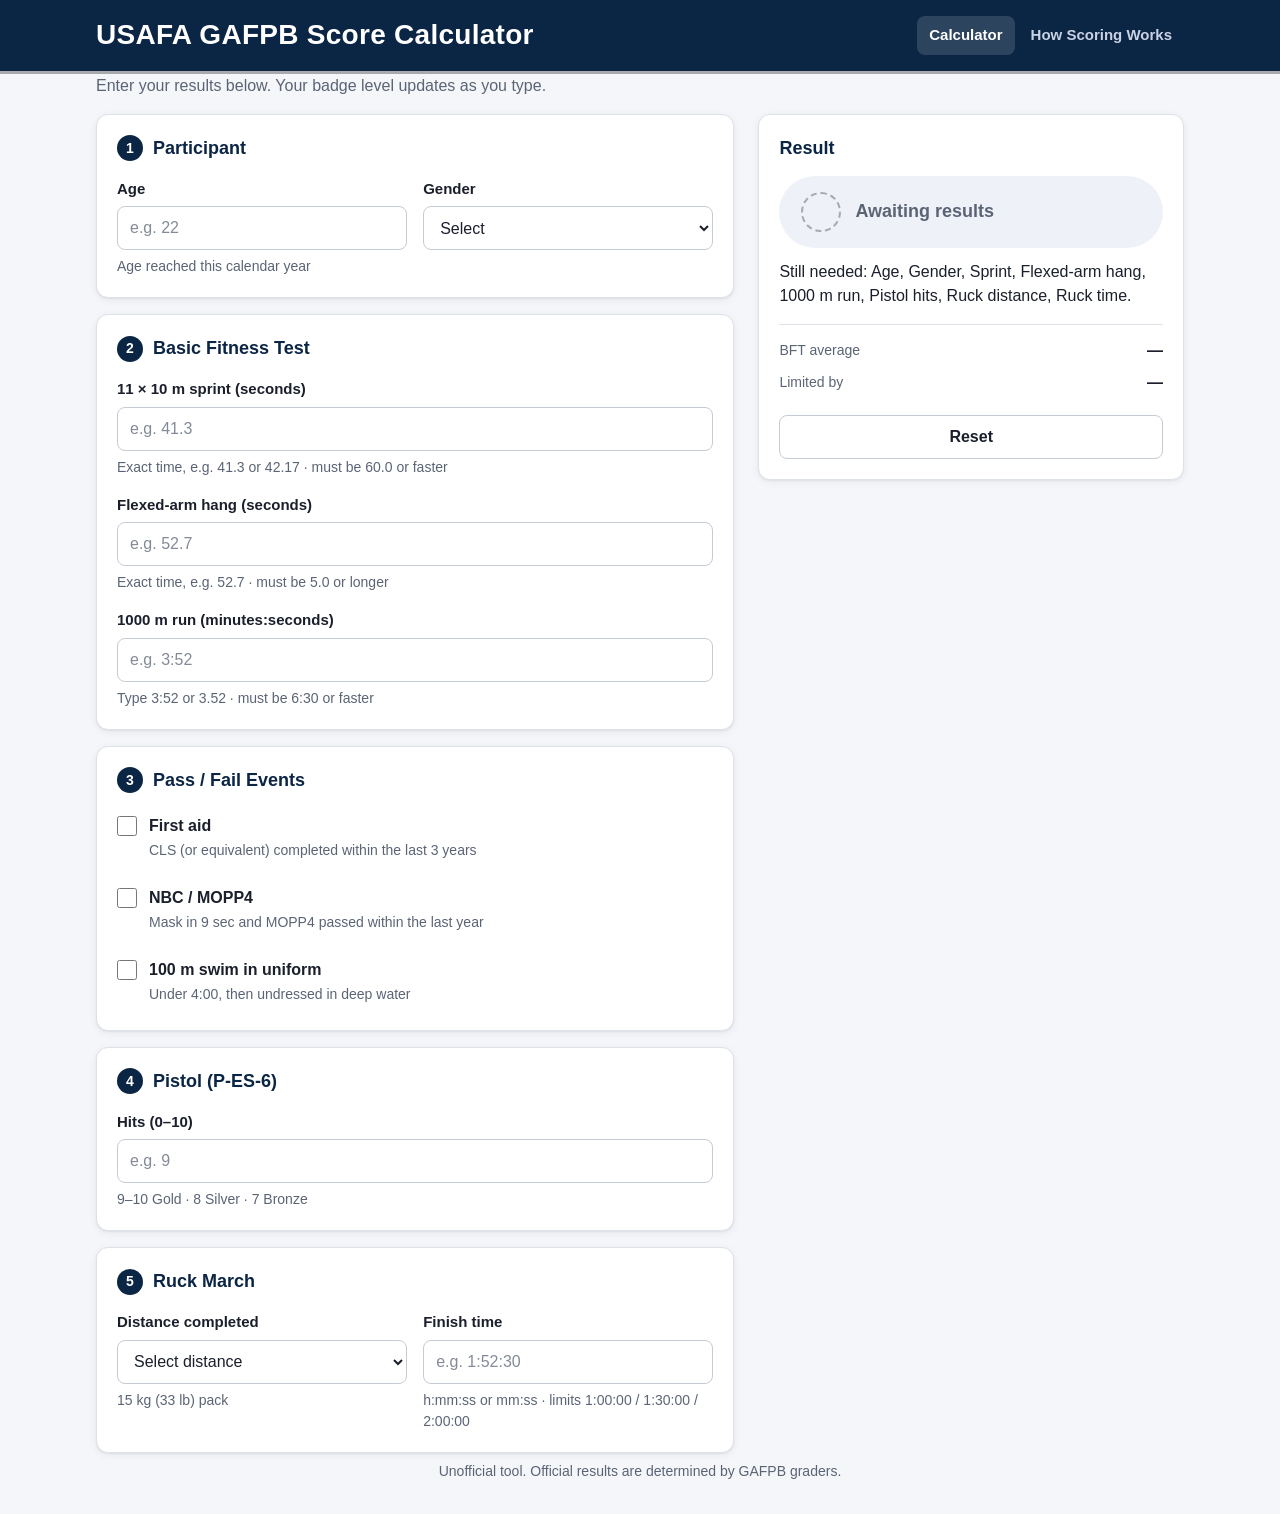
<file: index.html>
<!doctype html>
<html lang="en">
<head>
  <meta charset="utf-8">
  <meta name="viewport" content="width=device-width, initial-scale=1">
  <title>USAFA GAFPB Score Calculator</title>
  <meta name="description" content="Calculate your German Armed Forces Proficiency Badge result: Gold, Silver, Bronze, or No Badge.">
  <link rel="stylesheet" href="style.css">
  <script src="calculator.js?v=3" defer></script>
</head>
<body>
  <header class="site-header">
    <div class="wrap header-inner">
      <a class="brand" href="index.html">USAFA GAFPB Score Calculator</a>
      <nav class="site-nav" aria-label="Main">
        <a href="index.html" aria-current="page">Calculator</a>
        <a href="scoring.html">How Scoring Works</a>
      </nav>
    </div>
  </header>

  <main class="wrap">
    <p class="intro">Enter your results below. Your badge level updates as you type.</p>

    <div class="layout">
      <form id="calc" novalidate autocomplete="off">

        <!-- 1. Participant -->
        <section class="card" aria-labelledby="h-participant">
          <h2 id="h-participant"><span class="step" aria-hidden="true">1</span>Participant</h2>
          <div class="grid-2">
            <div class="field">
              <label for="age">Age</label>
              <input id="age" type="text" inputmode="numeric" pattern="[0-9]*" maxlength="2" placeholder="e.g. 22" aria-describedby="age-help age-msg">
              <p class="help" id="age-help">Age reached this calendar year</p>
              <p class="msg" id="age-msg"></p>
            </div>
            <div class="field">
              <label for="gender">Gender</label>
              <select id="gender" aria-describedby="gender-msg">
                <option value="">Select</option>
                <option value="M">Male</option>
                <option value="F">Female</option>
              </select>
              <p class="msg" id="gender-msg"></p>
            </div>
          </div>
        </section>

        <!-- 2. Basic Fitness Test -->
        <section class="card" aria-labelledby="h-bft">
          <h2 id="h-bft"><span class="step" aria-hidden="true">2</span>Basic Fitness Test</h2>
          <div class="stack">
            <div class="field">
              <label for="sprint">11 × 10 m sprint (seconds)</label>
              <input id="sprint" type="text" inputmode="decimal" placeholder="e.g. 41.3" aria-describedby="sprint-help sprint-msg">
              <p class="help" id="sprint-help">Exact time, e.g. 41.3 or 42.17 · must be 60.0 or faster</p>
              <p class="msg" id="sprint-msg"></p>
            </div>
            <div class="field">
              <label for="hang">Flexed-arm hang (seconds)</label>
              <input id="hang" type="text" inputmode="decimal" placeholder="e.g. 52.7" aria-describedby="hang-help hang-msg">
              <p class="help" id="hang-help">Exact time, e.g. 52.7 · must be 5.0 or longer</p>
              <p class="msg" id="hang-msg"></p>
            </div>
            <div class="field">
              <label for="run">1000 m run (minutes:seconds)</label>
              <input id="run" type="text" inputmode="decimal" placeholder="e.g. 3:52" aria-describedby="run-help run-msg">
              <p class="help" id="run-help">Type 3:52 or 3.52 · must be 6:30 or faster</p>
              <p class="msg" id="run-msg"></p>
            </div>
          </div>
        </section>

        <!-- 3. Pass / Fail -->
        <section class="card" aria-labelledby="h-pf">
          <h2 id="h-pf"><span class="step" aria-hidden="true">3</span>Pass / Fail Events</h2>
          <div class="checks">
            <label class="check">
              <input id="firstAid" type="checkbox">
              <span><span class="check-title">First aid</span><span class="help">CLS (or equivalent) completed within the last 3 years</span></span>
            </label>
            <label class="check">
              <input id="nbc" type="checkbox">
              <span><span class="check-title">NBC / MOPP4</span><span class="help">Mask in 9 sec and MOPP4 passed within the last year</span></span>
            </label>
            <label class="check">
              <input id="swim" type="checkbox">
              <span><span class="check-title">100 m swim in uniform</span><span class="help">Under 4:00, then undressed in deep water</span></span>
            </label>
          </div>
        </section>

        <!-- 4. Pistol -->
        <section class="card" aria-labelledby="h-pistol">
          <h2 id="h-pistol"><span class="step" aria-hidden="true">4</span>Pistol (P-ES-6)</h2>
          <div class="field">
            <label for="pistol">Hits (0–10)</label>
            <input id="pistol" type="text" inputmode="numeric" pattern="[0-9]*" maxlength="2" placeholder="e.g. 9" aria-describedby="pistol-help pistol-msg">
            <p class="help" id="pistol-help">9–10 Gold · 8 Silver · 7 Bronze</p>
            <p class="msg" id="pistol-msg"></p>
          </div>
        </section>

        <!-- 5. Ruck -->
        <section class="card" aria-labelledby="h-ruck">
          <h2 id="h-ruck"><span class="step" aria-hidden="true">5</span>Ruck March</h2>
          <div class="grid-2">
            <div class="field">
              <label for="ruckDist">Distance completed</label>
              <select id="ruckDist" aria-describedby="ruckDist-help ruckDist-msg">
                <option value="">Select distance</option>
                <option value="6">6 km (3.73 mi) · Bronze</option>
                <option value="9">9 km (5.6 mi) · Silver</option>
                <option value="12">12 km (7.46 mi) · Gold</option>
              </select>
              <p class="help" id="ruckDist-help">15 kg (33 lb) pack</p>
              <p class="msg" id="ruckDist-msg"></p>
            </div>
            <div class="field">
              <label for="ruckTime">Finish time</label>
              <input id="ruckTime" type="text" inputmode="decimal" placeholder="e.g. 1:52:30" aria-describedby="ruckTime-help ruckTime-msg">
              <p class="help" id="ruckTime-help">h:mm:ss or mm:ss · limits 1:00:00 / 1:30:00 / 2:00:00</p>
              <p class="msg" id="ruckTime-msg"></p>
            </div>
          </div>
        </section>
      </form>

      <!-- Results -->
      <aside class="results" id="results" aria-labelledby="results-title">
        <div class="card result-card">
          <h2 id="results-title">Result</h2>
          <div id="badge" class="badge pending" role="status" aria-live="polite">
            <span class="medal" aria-hidden="true"></span>
            <span id="badge-text">Awaiting results</span>
          </div>
          <p id="summary" class="summary">Enter all events to see your result.</p>

          <dl class="stats">
            <dt>BFT average</dt><dd id="stat-avg">—</dd>
            <dt>Limited by</dt><dd id="stat-limit">—</dd>
          </dl>

          <h3 id="breakdown-title" class="breakdown-title" hidden>Event breakdown</h3>
          <ul id="breakdown" class="breakdown"></ul>

          <button type="button" id="reset" class="btn btn-secondary">Reset</button>
        </div>
      </aside>
    </div>
  </main>

  <footer class="site-footer">
    <div class="wrap">Unofficial tool. Official results are determined by GAFPB graders.</div>
  </footer>

  <button type="button" id="chip" class="chip" data-level="pending" aria-label="Jump to result">
    <span class="chip-label">Result</span>
    <span id="chip-text" class="chip-text">Awaiting results</span>
  </button>
</body>
</html>
</file>
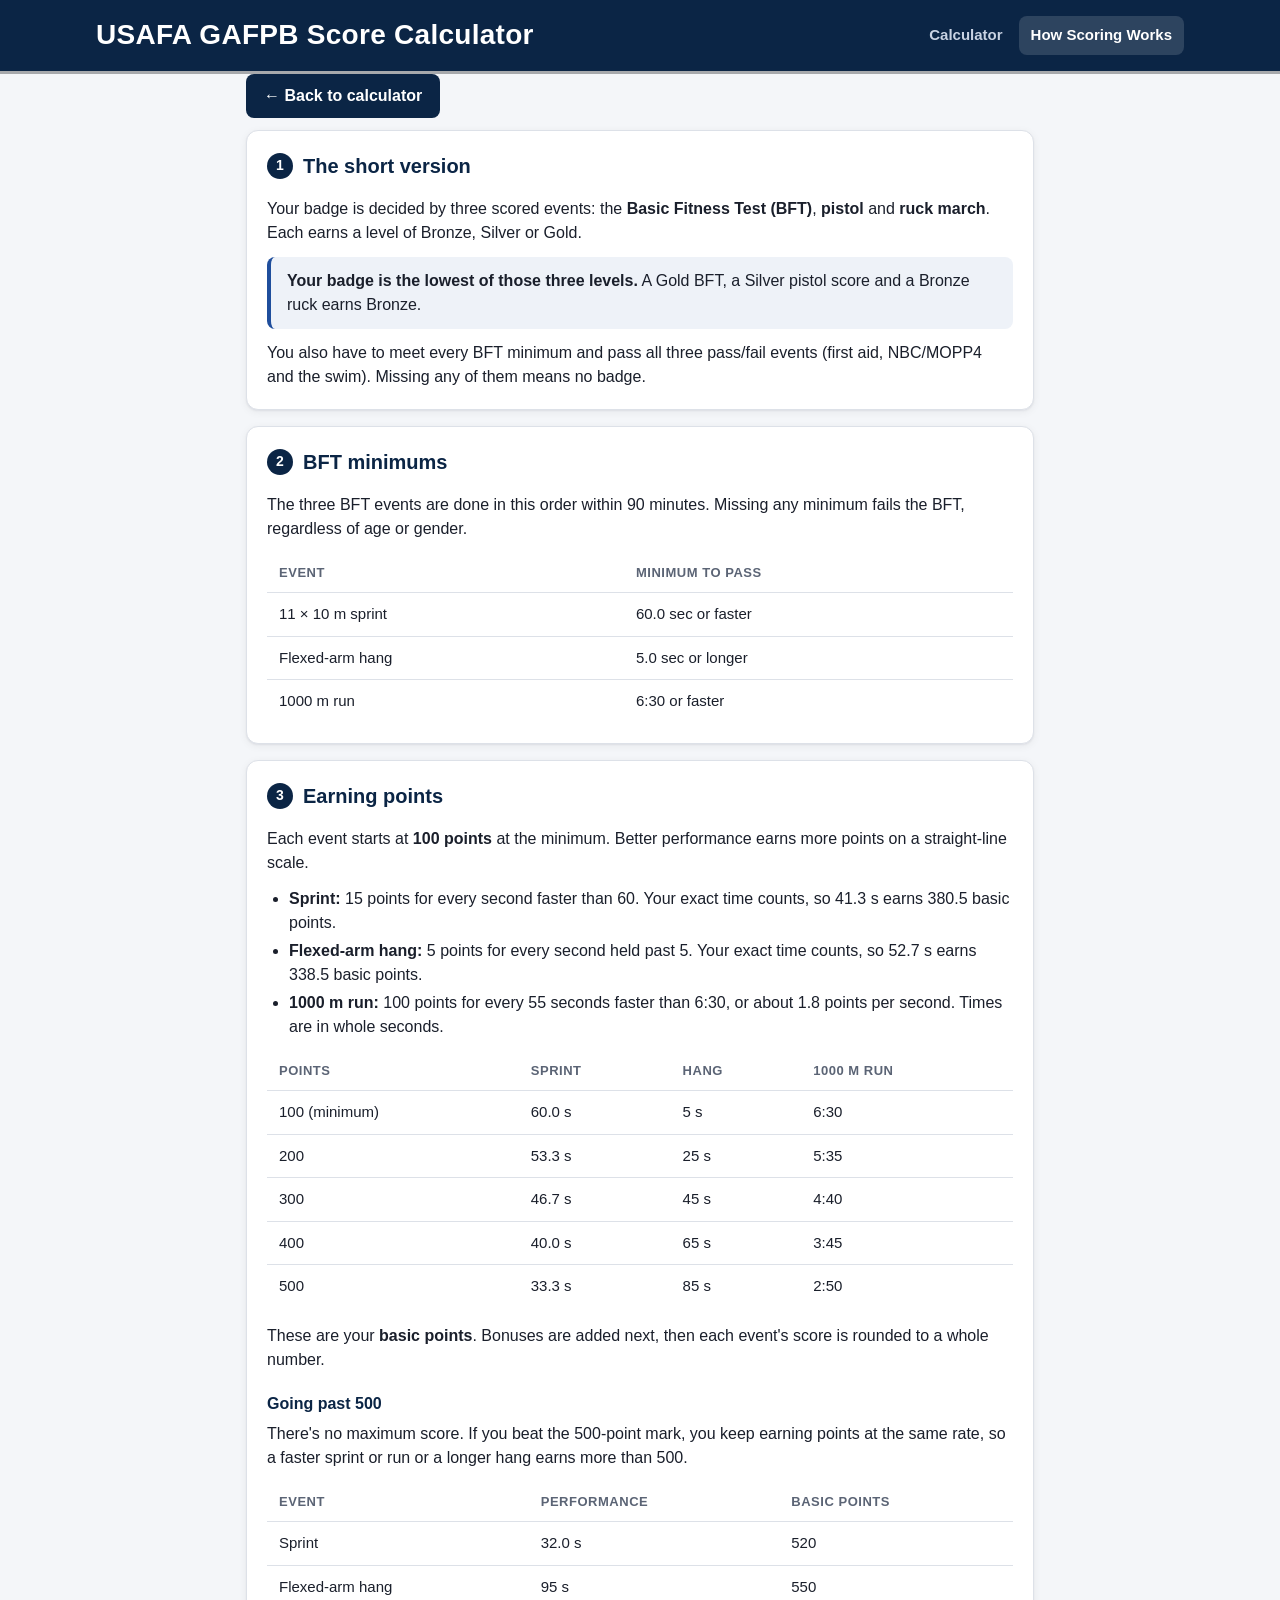
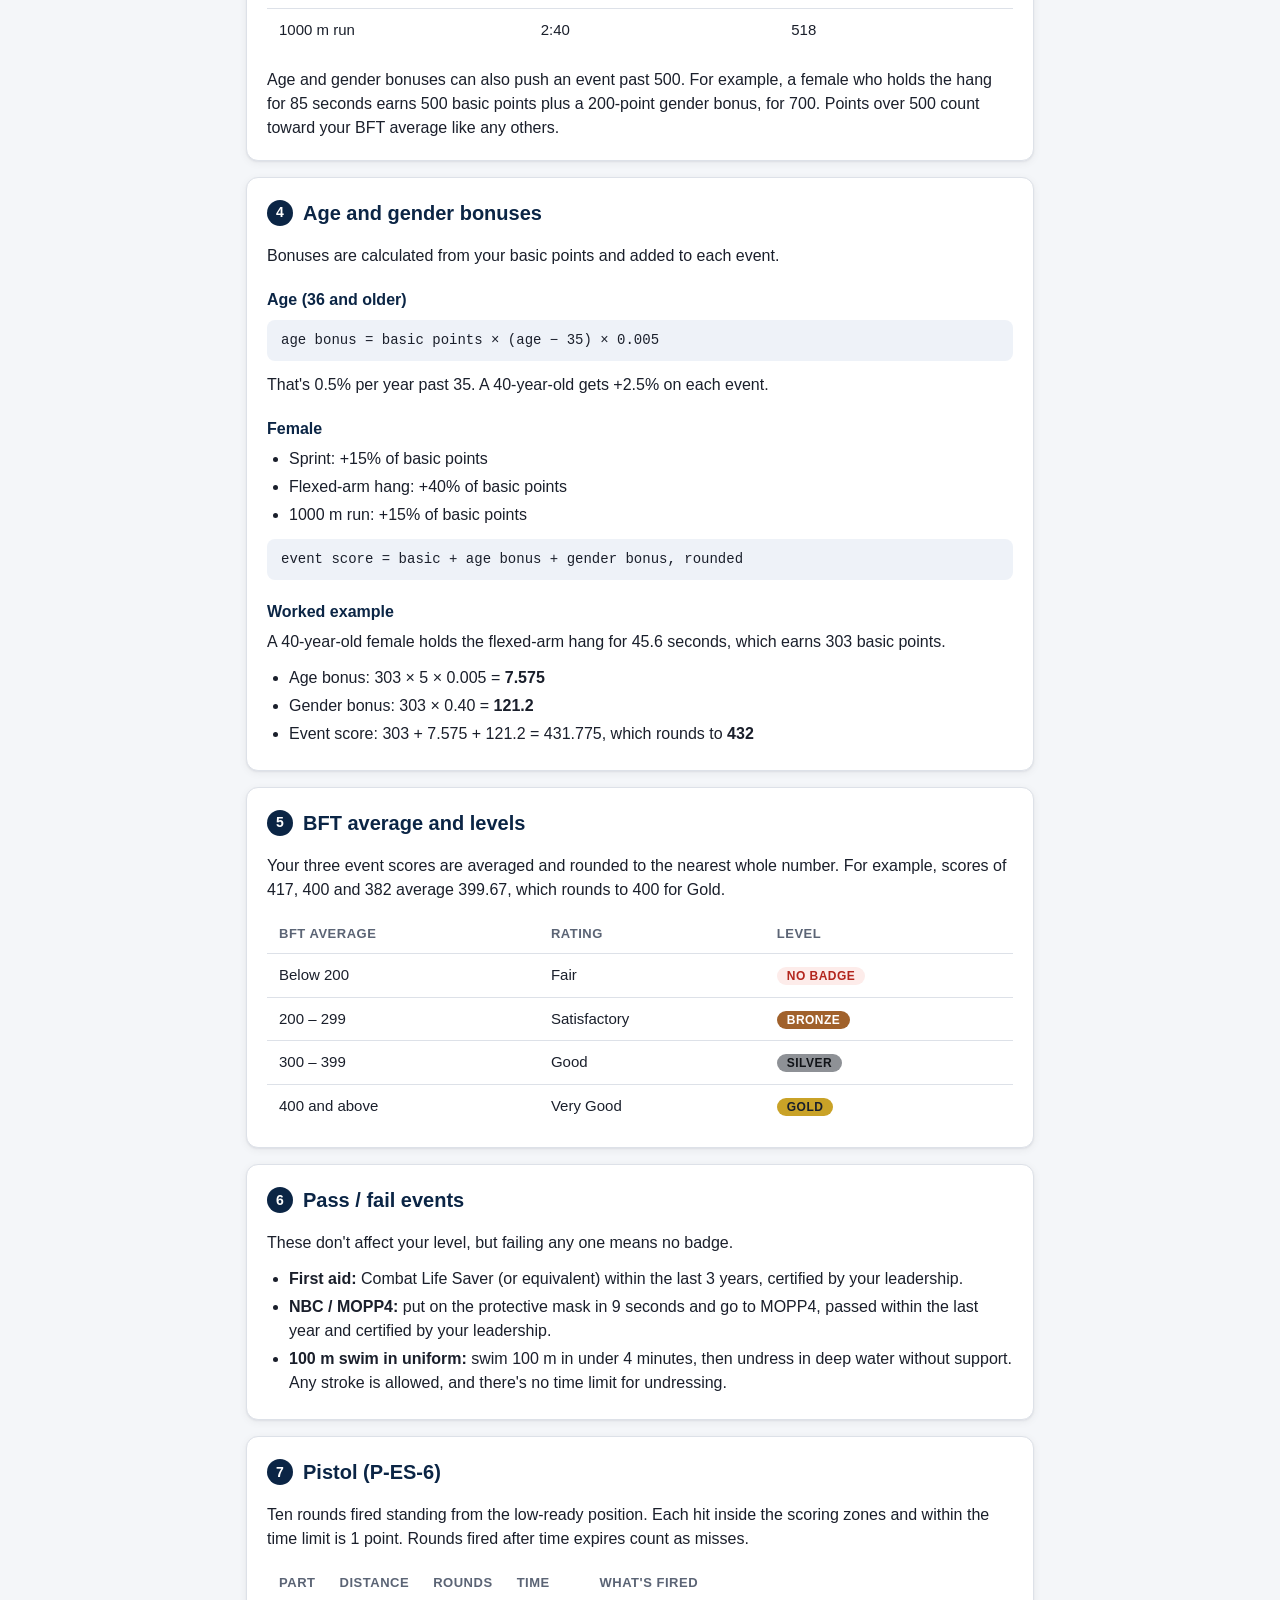
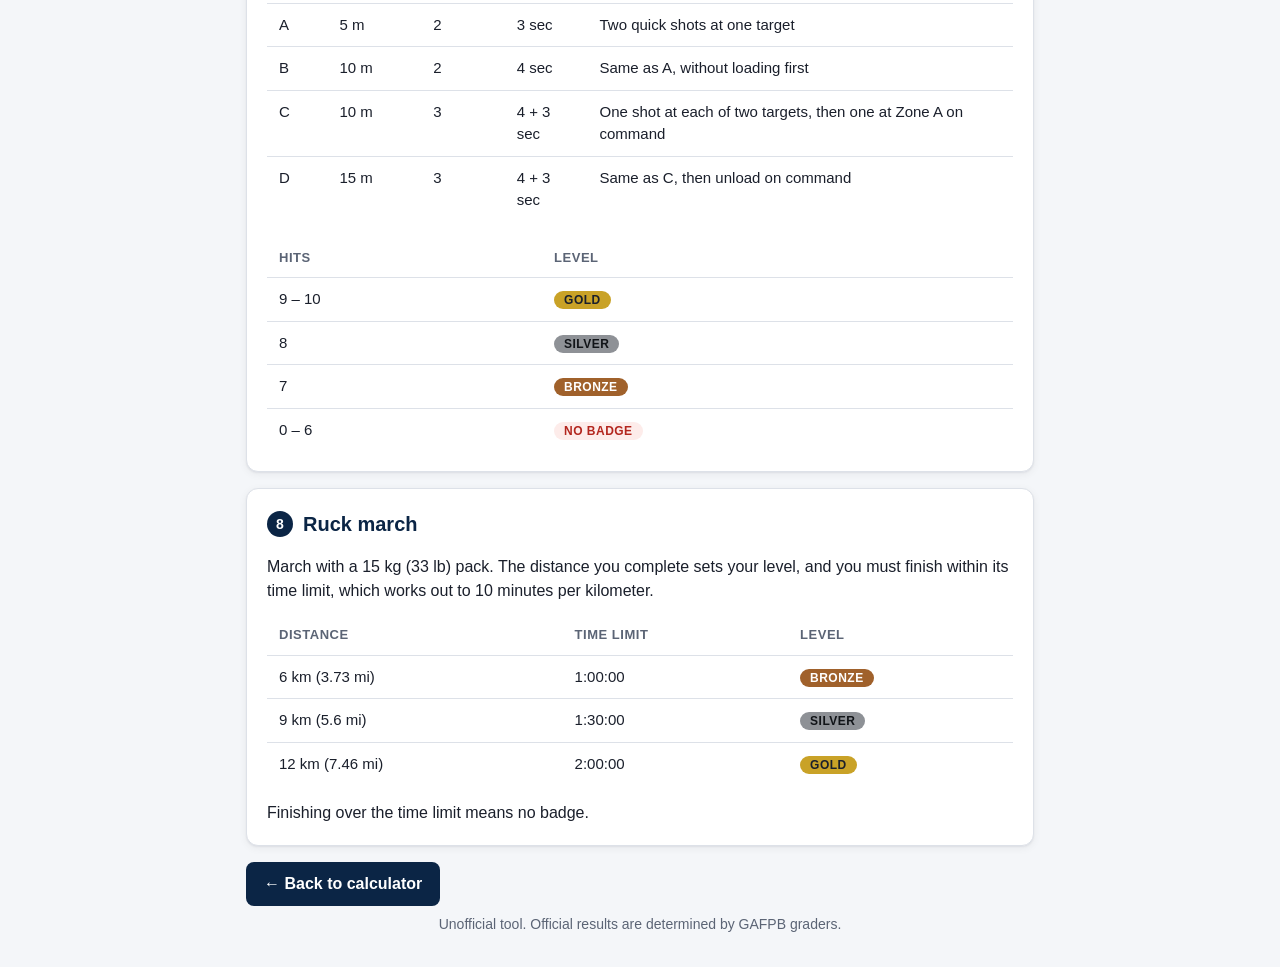
<file: scoring.html>
<!doctype html>
<html lang="en">
<head>
  <meta charset="utf-8">
  <meta name="viewport" content="width=device-width, initial-scale=1">
  <title>How GAFPB Scoring Works</title>
  <meta name="description" content="How the German Armed Forces Proficiency Badge is scored.">
  <link rel="stylesheet" href="style.css">
</head>
<body>
  <header class="site-header">
    <div class="wrap header-inner">
      <a class="brand" href="index.html">USAFA GAFPB Score Calculator</a>
      <nav class="site-nav" aria-label="Main">
        <a href="index.html">Calculator</a>
        <a href="scoring.html" aria-current="page">How Scoring Works</a>
      </nav>
    </div>
  </header>

  <main class="wrap doc">
    <p class="doc-actions"><a class="btn btn-primary" href="index.html">← Back to calculator</a></p>

    <!-- 1 -->
    <section class="card">
      <h2><span class="step" aria-hidden="true">1</span>The short version</h2>
      <p>Your badge is decided by three scored events: the <strong>Basic Fitness Test (BFT)</strong>, <strong>pistol</strong> and <strong>ruck march</strong>. Each earns a level of Bronze, Silver or Gold.</p>
      <div class="callout"><strong>Your badge is the lowest of those three levels.</strong> A Gold BFT, a Silver pistol score and a Bronze ruck earns Bronze.</div>
      <p>You also have to meet every BFT minimum and pass all three pass/fail events (first aid, NBC/MOPP4 and the swim). Missing any of them means no badge.</p>
    </section>

    <!-- 2 -->
    <section class="card">
      <h2><span class="step" aria-hidden="true">2</span>BFT minimums</h2>
      <p>The three BFT events are done in this order within 90 minutes. Missing any minimum fails the BFT, regardless of age or gender.</p>
      <div class="table-wrap">
        <table>
          <thead><tr><th>Event</th><th>Minimum to pass</th></tr></thead>
          <tbody>
            <tr><td>11 × 10 m sprint</td><td>60.0 sec or faster</td></tr>
            <tr><td>Flexed-arm hang</td><td>5.0 sec or longer</td></tr>
            <tr><td>1000 m run</td><td>6:30 or faster</td></tr>
          </tbody>
        </table>
      </div>
    </section>

    <!-- 3 -->
    <section class="card">
      <h2><span class="step" aria-hidden="true">3</span>Earning points</h2>
      <p>Each event starts at <strong>100 points</strong> at the minimum. Better performance earns more points on a straight-line scale.</p>
      <ul>
        <li><strong>Sprint:</strong> 15 points for every second faster than 60. Your exact time counts, so 41.3 s earns 380.5 basic points.</li>
        <li><strong>Flexed-arm hang:</strong> 5 points for every second held past 5. Your exact time counts, so 52.7 s earns 338.5 basic points.</li>
        <li><strong>1000 m run:</strong> 100 points for every 55 seconds faster than 6:30, or about 1.8 points per second. Times are in whole seconds.</li>
      </ul>
      <div class="table-wrap">
        <table>
          <thead><tr><th>Points</th><th>Sprint</th><th>Hang</th><th>1000 m run</th></tr></thead>
          <tbody>
            <tr><td>100 (minimum)</td><td>60.0 s</td><td>5 s</td><td>6:30</td></tr>
            <tr><td>200</td><td>53.3 s</td><td>25 s</td><td>5:35</td></tr>
            <tr><td>300</td><td>46.7 s</td><td>45 s</td><td>4:40</td></tr>
            <tr><td>400</td><td>40.0 s</td><td>65 s</td><td>3:45</td></tr>
            <tr><td>500</td><td>33.3 s</td><td>85 s</td><td>2:50</td></tr>
          </tbody>
        </table>
      </div>
      <p>These are your <strong>basic points</strong>. Bonuses are added next, then each event's score is rounded to a whole number.</p>
      <h3>Going past 500</h3>
      <p>There's no maximum score. If you beat the 500-point mark, you keep earning points at the same rate, so a faster sprint or run or a longer hang earns more than 500.</p>
      <div class="table-wrap">
        <table>
          <thead><tr><th>Event</th><th>Performance</th><th>Basic points</th></tr></thead>
          <tbody>
            <tr><td>Sprint</td><td>32.0 s</td><td>520</td></tr>
            <tr><td>Flexed-arm hang</td><td>95 s</td><td>550</td></tr>
            <tr><td>1000 m run</td><td>2:40</td><td>518</td></tr>
          </tbody>
        </table>
      </div>
      <p>Age and gender bonuses can also push an event past 500. For example, a female who holds the hang for 85 seconds earns 500 basic points plus a 200-point gender bonus, for 700. Points over 500 count toward your BFT average like any others.</p>
    </section>

    <!-- 4 -->
    <section class="card">
      <h2><span class="step" aria-hidden="true">4</span>Age and gender bonuses</h2>
      <p>Bonuses are calculated from your basic points and added to each event.</p>
      <h3>Age (36 and older)</h3>
      <code class="formula">age bonus = basic points × (age − 35) × 0.005</code>
      <p>That's 0.5% per year past 35. A 40-year-old gets +2.5% on each event.</p>
      <h3>Female</h3>
      <ul>
        <li>Sprint: +15% of basic points</li>
        <li>Flexed-arm hang: +40% of basic points</li>
        <li>1000 m run: +15% of basic points</li>
      </ul>
      <code class="formula">event score = basic + age bonus + gender bonus, rounded</code>
      <h3>Worked example</h3>
      <p>A 40-year-old female holds the flexed-arm hang for 45.6 seconds, which earns 303 basic points.</p>
      <ul>
        <li>Age bonus: 303 × 5 × 0.005 = <strong>7.575</strong></li>
        <li>Gender bonus: 303 × 0.40 = <strong>121.2</strong></li>
        <li>Event score: 303 + 7.575 + 121.2 = 431.775, which rounds to <strong>432</strong></li>
      </ul>
    </section>

    <!-- 5 -->
    <section class="card">
      <h2><span class="step" aria-hidden="true">5</span>BFT average and levels</h2>
      <p>Your three event scores are averaged and rounded to the nearest whole number. For example, scores of 417, 400 and 382 average 399.67, which rounds to 400 for Gold.</p>
      <div class="table-wrap">
        <table>
          <thead><tr><th>BFT average</th><th>Rating</th><th>Level</th></tr></thead>
          <tbody>
            <tr><td>Below 200</td><td>Fair</td><td><span class="tag tag-fail">No Badge</span></td></tr>
            <tr><td>200 – 299</td><td>Satisfactory</td><td><span class="tag tag-1">Bronze</span></td></tr>
            <tr><td>300 – 399</td><td>Good</td><td><span class="tag tag-2">Silver</span></td></tr>
            <tr><td>400 and above</td><td>Very Good</td><td><span class="tag tag-3">Gold</span></td></tr>
          </tbody>
        </table>
      </div>
    </section>

    <!-- 6 -->
    <section class="card">
      <h2><span class="step" aria-hidden="true">6</span>Pass / fail events</h2>
      <p>These don't affect your level, but failing any one means no badge.</p>
      <ul>
        <li><strong>First aid:</strong> Combat Life Saver (or equivalent) within the last 3 years, certified by your leadership.</li>
        <li><strong>NBC / MOPP4:</strong> put on the protective mask in 9 seconds and go to MOPP4, passed within the last year and certified by your leadership.</li>
        <li><strong>100 m swim in uniform:</strong> swim 100 m in under 4 minutes, then undress in deep water without support. Any stroke is allowed, and there's no time limit for undressing.</li>
      </ul>
    </section>

    <!-- 7 -->
    <section class="card">
      <h2><span class="step" aria-hidden="true">7</span>Pistol (P-ES-6)</h2>
      <p>Ten rounds fired standing from the low-ready position. Each hit inside the scoring zones and within the time limit is 1 point. Rounds fired after time expires count as misses.</p>
      <div class="table-wrap">
        <table>
          <thead><tr><th>Part</th><th>Distance</th><th>Rounds</th><th>Time</th><th>What's fired</th></tr></thead>
          <tbody>
            <tr><td>A</td><td>5 m</td><td>2</td><td>3 sec</td><td>Two quick shots at one target</td></tr>
            <tr><td>B</td><td>10 m</td><td>2</td><td>4 sec</td><td>Same as A, without loading first</td></tr>
            <tr><td>C</td><td>10 m</td><td>3</td><td>4 + 3 sec</td><td>One shot at each of two targets, then one at Zone A on command</td></tr>
            <tr><td>D</td><td>15 m</td><td>3</td><td>4 + 3 sec</td><td>Same as C, then unload on command</td></tr>
          </tbody>
        </table>
      </div>
      <div class="table-wrap">
        <table>
          <thead><tr><th>Hits</th><th>Level</th></tr></thead>
          <tbody>
            <tr><td>9 – 10</td><td><span class="tag tag-3">Gold</span></td></tr>
            <tr><td>8</td><td><span class="tag tag-2">Silver</span></td></tr>
            <tr><td>7</td><td><span class="tag tag-1">Bronze</span></td></tr>
            <tr><td>0 – 6</td><td><span class="tag tag-fail">No Badge</span></td></tr>
          </tbody>
        </table>
      </div>
    </section>

    <!-- 8 -->
    <section class="card">
      <h2><span class="step" aria-hidden="true">8</span>Ruck march</h2>
      <p>March with a 15 kg (33 lb) pack. The distance you complete sets your level, and you must finish within its time limit, which works out to 10 minutes per kilometer.</p>
      <div class="table-wrap">
        <table>
          <thead><tr><th>Distance</th><th>Time limit</th><th>Level</th></tr></thead>
          <tbody>
            <tr><td>6 km (3.73 mi)</td><td>1:00:00</td><td><span class="tag tag-1">Bronze</span></td></tr>
            <tr><td>9 km (5.6 mi)</td><td>1:30:00</td><td><span class="tag tag-2">Silver</span></td></tr>
            <tr><td>12 km (7.46 mi)</td><td>2:00:00</td><td><span class="tag tag-3">Gold</span></td></tr>
          </tbody>
        </table>
      </div>
      <p>Finishing over the time limit means no badge.</p>
    </section>

    <p class="doc-actions bottom"><a class="btn btn-primary" href="index.html">← Back to calculator</a></p>
  </main>

  <footer class="site-footer">
    <div class="wrap">Unofficial tool. Official results are determined by GAFPB graders.</div>
  </footer>
</body>
</html>
</file>
<file: style.css>
/* USAFA GAFPB Score Calculator — shared styles */

:root {
  color-scheme: light dark;

  --navy: #0B2545;
  --accent: #1F4E9C;
  --silver-line: #A7A9AC;
  --bg: #F4F6F9;
  --surface: #FFFFFF;
  --text: #1A1F2B;
  --muted: #5B6475;
  --heading: #0B2545;
  --border: #DDE1E8;
  --input-border: #C5CBD5;
  --input-bg: #FFFFFF;
  --focus: rgba(31, 78, 156, 0.25);
  --soft: #EEF2F8;
  --header-bg: #0B2545;
  --step-bg: #0B2545;

  /* Medal colors (same in light and dark) */
  --gold: #C9A227;
  --silver: #8E9196;
  --bronze: #A0612B;

  --fail: #B3261E;
  --fail-bg: #FDECEA;
  --pass: #2E7D32;
  --pass-bg: #E8F3E9;

  --radius: 12px;
  --shadow: 0 1px 2px rgba(16, 24, 40, 0.06), 0 2px 8px rgba(16, 24, 40, 0.06);
}

@media (prefers-color-scheme: dark) {
  :root {
    --accent: #7FA7EC;
    --silver-line: #4A5466;
    --bg: #0E1420;
    --surface: #18202E;
    --text: #E6E9EF;
    --muted: #9AA4B5;
    --heading: #E6E9EF;
    --border: #2A3446;
    --input-border: #3A4558;
    --input-bg: #111827;
    --focus: rgba(127, 167, 236, 0.35);
    --soft: #1F2938;
    --header-bg: #0A1A33;
    --step-bg: #1F4E9C;
    --fail: #F2867E;
    --fail-bg: #3A1D1D;
    --pass: #6CC375;
    --pass-bg: #1B3220;
    --shadow: none;
  }
}

*, *::before, *::after { box-sizing: border-box; }
html { -webkit-text-size-adjust: 100%; }

body {
  margin: 0;
  background: var(--bg);
  color: var(--text);
  font-family: -apple-system, BlinkMacSystemFont, "Segoe UI", Roboto, "Helvetica Neue", Arial, sans-serif;
  font-size: 16px;
  line-height: 1.5;
}

a { color: var(--accent); }

.wrap { max-width: 1120px; margin: 0 auto; padding: 0 16px; }

.visually-hidden {
  position: absolute; width: 1px; height: 1px; padding: 0; margin: -1px;
  overflow: hidden; clip: rect(0 0 0 0); white-space: nowrap; border: 0;
}

/* ---------- Header ---------- */
.site-header {
  background: var(--header-bg);
  color: #FFFFFF;
  border-bottom: 3px solid #A7A9AC;
}
.header-inner {
  display: flex;
  flex-wrap: wrap;
  align-items: center;
  justify-content: space-between;
  gap: 8px 24px;
  padding-top: 16px;
  padding-bottom: 16px;
}
.brand {
  color: #FFFFFF;
  text-decoration: none;
  font-size: 22px;
  font-weight: 700;
  letter-spacing: 0.01em;
  line-height: 1.2;
}
@media (min-width: 600px) { .brand { font-size: 28px; } }

.site-nav { display: flex; gap: 4px; margin-left: -12px; }
@media (min-width: 600px) { .site-nav { margin-left: 0; } }
.site-nav a {
  color: #C9D3E3;
  text-decoration: none;
  padding: 8px 12px;
  border-radius: 8px;
  font-weight: 600;
  font-size: 15px;
}
.site-nav a:hover { color: #FFFFFF; background: rgba(255, 255, 255, 0.08); }
.site-nav a[aria-current="page"] { color: #FFFFFF; background: rgba(255, 255, 255, 0.14); }
.site-nav a:focus-visible { outline: 2px solid #FFFFFF; outline-offset: 2px; }

/* ---------- Layout ---------- */
main { padding-top: 24px; padding-bottom: 32px; }

.layout { display: grid; gap: 24px; }
@media (min-width: 900px) {
  .layout { grid-template-columns: 3fr 2fr; align-items: start; }
  .results { position: sticky; top: 24px; }
}

.intro { margin: 0 0 16px; color: var(--muted); }

/* ---------- Cards ---------- */
.card {
  background: var(--surface);
  border: 1px solid var(--border);
  border-radius: var(--radius);
  box-shadow: var(--shadow);
  padding: 20px;
}
.card + .card { margin-top: 16px; }
.card h2 {
  display: flex;
  align-items: center;
  gap: 10px;
  margin: 0 0 16px;
  font-size: 18px;
  font-weight: 600;
  color: var(--heading);
}
.step {
  display: inline-grid;
  place-items: center;
  flex: none;
  width: 26px;
  height: 26px;
  border-radius: 50%;
  background: var(--step-bg);
  color: #FFFFFF;
  font-size: 14px;
  font-weight: 700;
}

/* ---------- Fields ---------- */
.stack { display: grid; gap: 16px; }
.grid-2 { display: grid; gap: 16px; }
@media (min-width: 520px) { .grid-2 { grid-template-columns: 1fr 1fr; } }

.field { display: flex; flex-direction: column; gap: 6px; min-width: 0; }
.field label { font-weight: 600; font-size: 15px; }

input[type="text"], input[type="number"], select {
  font: inherit;
  font-size: 16px;
  height: 44px;
  width: 100%;
  padding: 0 12px;
  border: 1px solid var(--input-border);
  border-radius: 8px;
  background: var(--input-bg);
  color: var(--text);
  font-variant-numeric: tabular-nums;
}
input::placeholder { color: var(--muted); opacity: 0.75; }
input[type="number"]::-webkit-outer-spin-button,
input[type="number"]::-webkit-inner-spin-button { -webkit-appearance: none; margin: 0; }
input[type="number"] { -moz-appearance: textfield; appearance: textfield; }
input:focus, select:focus {
  outline: none;
  border-color: var(--accent);
  box-shadow: 0 0 0 3px var(--focus);
}

.help { margin: 0; font-size: 14px; color: var(--muted); }
.msg { margin: 0; font-size: 14px; font-weight: 600; color: var(--fail); }
.msg:empty { display: none; }
.field--error input, .field--error select,
.field--warn input, .field--warn select { border-color: var(--fail); }

/* Checkboxes */
.checks { display: grid; gap: 4px; margin: -6px -12px; }
.check {
  display: flex;
  align-items: flex-start;
  gap: 12px;
  padding: 10px 12px;
  border-radius: 8px;
  cursor: pointer;
}
.check:hover { background: var(--soft); }
.check input {
  flex: none;
  width: 20px;
  height: 20px;
  margin: 2px 0 0;
  accent-color: var(--accent);
  cursor: pointer;
}
.check-title { display: block; font-weight: 600; }

/* ---------- Results ---------- */
.result-card h2 { margin-bottom: 14px; }

.badge {
  display: flex;
  align-items: center;
  gap: 14px;
  min-height: 72px;
  padding: 14px 20px;
  border-radius: 999px;
  border: 2px solid transparent;
  font-size: 24px;
  font-weight: 800;
  letter-spacing: 0.08em;
  text-transform: uppercase;
}
.medal {
  flex: none;
  width: 40px;
  height: 40px;
  border-radius: 50%;
  background: rgba(255, 255, 255, 0.3);
  border: 2px solid rgba(0, 0, 0, 0.18);
  box-shadow: inset 0 0 0 5px rgba(255, 255, 255, 0.28);
}
.badge.level-3 { background: var(--gold); color: #1A1F2B; }
.badge.level-2 { background: var(--silver); color: #111418; }
.badge.level-1 { background: var(--bronze); color: #FFFFFF; }
.badge.level-0 { background: transparent; border-color: var(--fail); color: var(--fail); }
.badge.level-0 .medal { background: transparent; border-color: var(--fail); box-shadow: none; }
.badge.pending {
  background: var(--soft);
  color: var(--muted);
  font-size: 18px;
  font-weight: 600;
  letter-spacing: 0;
  text-transform: none;
}
.badge.pending .medal { background: transparent; border: 2px dashed var(--silver-line); box-shadow: none; }

.summary { margin: 12px 0 0; }

.stats {
  display: grid;
  grid-template-columns: auto 1fr;
  gap: 8px 16px;
  margin: 16px 0 0;
  padding-top: 14px;
  border-top: 1px solid var(--border);
}
.stats dt { color: var(--muted); font-size: 14px; align-self: center; }
.stats dd { margin: 0; font-weight: 700; text-align: right; font-variant-numeric: tabular-nums; }

.breakdown-title {
  margin: 22px 0 4px;
  font-size: 13px;
  font-weight: 700;
  letter-spacing: 0.06em;
  text-transform: uppercase;
  color: var(--muted);
}
.breakdown { list-style: none; margin: 0; padding: 0; }
.breakdown li {
  display: grid;
  grid-template-columns: 1fr auto auto;
  align-items: center;
  gap: 2px 12px;
  padding: 10px 0;
  border-top: 1px solid var(--border);
}
.breakdown li:first-child { border-top: 0; }
.breakdown .name { font-weight: 600; }
.breakdown .val { font-weight: 700; font-variant-numeric: tabular-nums; text-align: right; }
.breakdown .sub { grid-column: 1 / -1; font-size: 13px; color: var(--muted); }

.tag {
  min-width: 72px;
  padding: 2px 10px;
  border-radius: 999px;
  font-size: 12px;
  font-weight: 700;
  letter-spacing: 0.04em;
  text-align: center;
  text-transform: uppercase;
  white-space: nowrap;
}
.tag-pass { background: var(--pass-bg); color: var(--pass); }
.tag-fail { background: var(--fail-bg); color: var(--fail); }
.tag-3 { background: var(--gold); color: #1A1F2B; }
.tag-2 { background: var(--silver); color: #111418; }
.tag-1 { background: var(--bronze); color: #FFFFFF; }

.btn {
  display: inline-flex;
  align-items: center;
  justify-content: center;
  height: 44px;
  padding: 0 18px;
  border-radius: 8px;
  font: inherit;
  font-weight: 600;
  text-decoration: none;
  cursor: pointer;
}
.btn-secondary {
  width: 100%;
  margin-top: 20px;
  border: 1px solid var(--input-border);
  background: transparent;
  color: var(--text);
}
.btn-secondary:hover { background: var(--soft); }
.btn-primary { border: 0; background: var(--navy); color: #FFFFFF; }
.btn-primary:hover { background: var(--accent); }
@media (prefers-color-scheme: dark) {
  .btn-primary { background: #1F4E9C; }
  .btn-primary:hover { background: #2B62BF; }
}
.btn:focus-visible { outline: none; box-shadow: 0 0 0 3px var(--focus); }

/* ---------- Mobile result chip ---------- */
.chip {
  position: fixed;
  left: 16px;
  right: 16px;
  bottom: 16px;
  z-index: 10;
  display: flex;
  align-items: center;
  justify-content: space-between;
  gap: 12px;
  padding: 12px 18px;
  border: 0;
  border-radius: 999px;
  background: var(--navy);
  color: #FFFFFF;
  font: inherit;
  font-weight: 700;
  box-shadow: 0 6px 20px rgba(0, 0, 0, 0.25);
  cursor: pointer;
  transition: opacity 0.2s, transform 0.2s;
}
.chip-label { font-weight: 600; opacity: 0.8; }
.chip-text { padding: 2px 12px; border-radius: 999px; background: rgba(255, 255, 255, 0.15); }
.chip[data-level="3"] .chip-text { background: var(--gold); color: #1A1F2B; }
.chip[data-level="2"] .chip-text { background: var(--silver); color: #111418; }
.chip[data-level="1"] .chip-text { background: var(--bronze); color: #FFFFFF; }
.chip[data-level="0"] .chip-text { background: var(--fail); color: #FFFFFF; }
.chip--hidden { opacity: 0; transform: translateY(12px); pointer-events: none; }
@media (min-width: 900px) { .chip { display: none; } }
@media (prefers-color-scheme: dark) { .chip { background: #1F4E9C; } }

/* ---------- Footer ---------- */
.site-footer {
  padding: 8px 0 96px;
  font-size: 14px;
  color: var(--muted);
  text-align: center;
}
@media (min-width: 900px) { .site-footer { padding-bottom: 32px; } }

/* ---------- Scoring page ---------- */
.doc { max-width: 820px; }
.doc .card h2 { font-size: 20px; }
.doc .card h3 { margin: 20px 0 6px; font-size: 16px; color: var(--heading); }
.doc p { margin: 0 0 12px; }
.doc ul, .doc ol { margin: 0 0 12px; padding-left: 22px; }
.doc li { margin-bottom: 4px; }
.doc .card > :last-child { margin-bottom: 0; }

.doc-actions { margin: 0 0 16px; }
.doc-actions.bottom { margin: 16px 0 0; }

.table-wrap { overflow-x: auto; margin: 12px 0 16px; }
table { width: 100%; border-collapse: collapse; font-size: 15px; }
th, td { padding: 10px 12px; text-align: left; border-bottom: 1px solid var(--border); vertical-align: top; }
th {
  font-size: 13px;
  font-weight: 700;
  letter-spacing: 0.04em;
  text-transform: uppercase;
  color: var(--muted);
}
td { font-variant-numeric: tabular-nums; }
tr:last-child td { border-bottom: 0; }

.callout {
  margin: 12px 0;
  padding: 12px 16px;
  border-left: 4px solid var(--accent);
  border-radius: 8px;
  background: var(--soft);
}
.formula {
  display: block;
  margin: 8px 0 12px;
  padding: 10px 14px;
  border-radius: 8px;
  background: var(--soft);
  font-family: ui-monospace, SFMono-Regular, Menlo, Consolas, monospace;
  font-size: 14px;
  overflow-x: auto;
}
</file>
